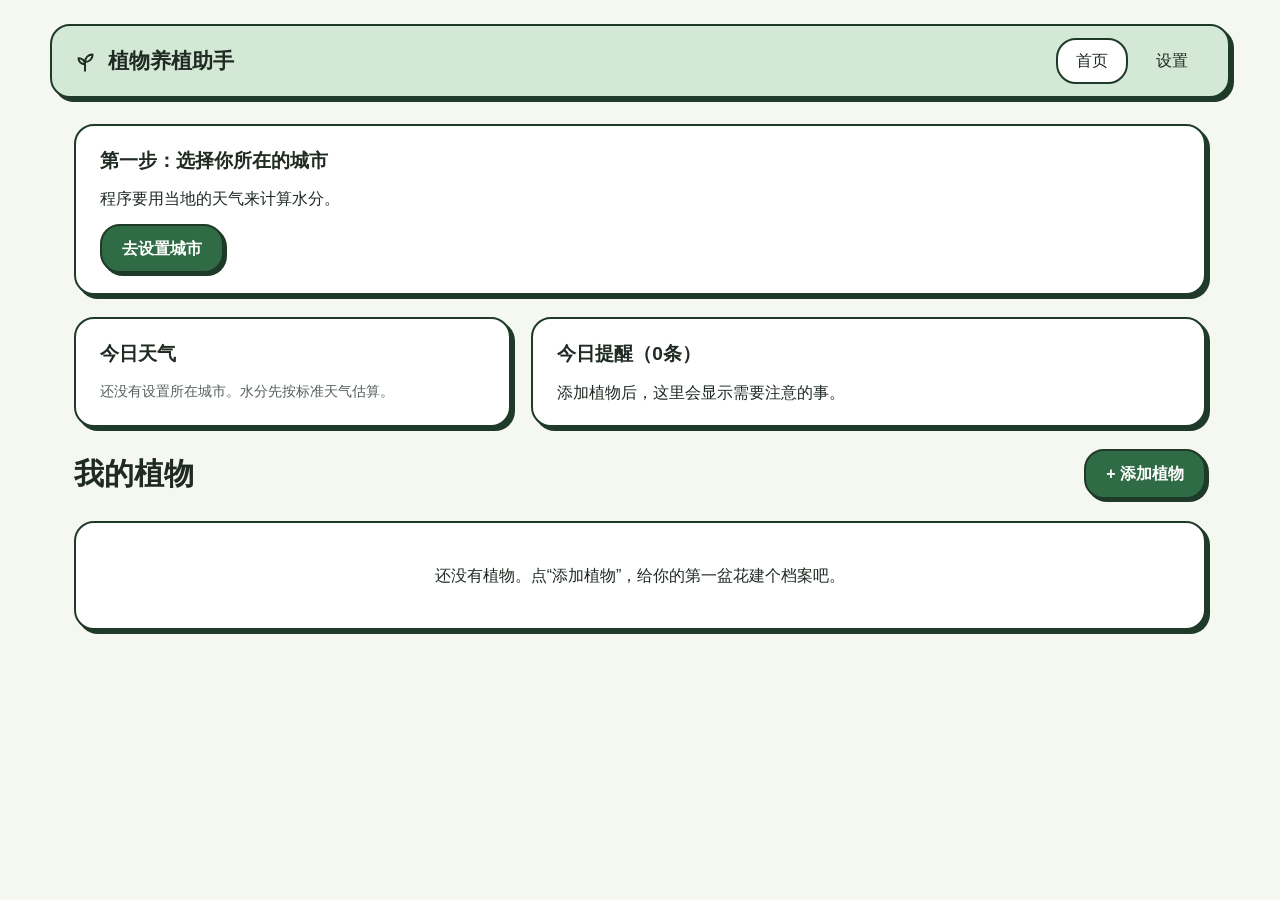
<file: index.html>
<!doctype html>
<html lang="zh-CN">
<head>
<meta charset="utf-8">
<meta name="viewport" content="width=device-width, initial-scale=1">
<title>首页 · 植物养植助手</title>
<link rel="stylesheet" href="css/style.css">
</head>
<body>
<nav id="nav"></nav>
<main>
  <div id="setup" class="card hidden"></div>
  <div class="row">
    <section class="card" id="weather" aria-label="今日天气"></section>
    <section class="card wide" id="reminders" aria-label="今日提醒"></section>
  </div>
  <div class="head-row">
    <h1>我的植物</h1>
    <a class="btn btn-primary" href="add.html">+ 添加植物</a>
  </div>
  <div class="grid" id="plants"></div>
</main>
<script src="js/config.js"></script>
<script src="js/storage.js"></script>
<script src="js/demo.js"></script>
<script src="js/weather.js"></script>
<script src="js/water.js"></script>
<script src="js/update.js"></script>
<script src="js/judge.js"></script>
<script src="js/ui.js"></script>
<script>
renderNav('home');

function renderWeather(data, info) {
  const s = data.settings;
  const w = todayWeather(data);
  const box = document.getElementById('weather');
  if (!w) {
    box.innerHTML = '<h2>今日天气</h2><p class="muted">' + esc(info.error || '暂时没有天气数据') + '。水分先按标准天气估算。</p>';
    return;
  }
  const days = data.weatherCache.days;
  const t1 = days[addDays(todayStr(), 1)], t2 = days[addDays(todayStr(), 2)];
  const city = s.demo ? '演示城市' : esc(s.city);
  box.innerHTML = '<h2>今日天气 · ' + city + '</h2>' +
    '<div class="weather-now">' + icon('sun', 48) + '<span class="temp">' + Math.round(w.tmean) + '℃</span>' +
    '<span class="muted">' + weatherDesc(w) + '<br>湿度 ' + Math.round(w.hum) + '%</span></div>' +
    (t1 ? '<span class="pill">明天 ' + Math.round(t1.tmin) + '–' + Math.round(t1.tmax) + '℃ ' + weatherDesc(t1) + '</span>' : '') +
    (t2 ? '<span class="pill">后天 ' + Math.round(t2.tmin) + '–' + Math.round(t2.tmax) + '℃ ' + weatherDesc(t2) + '</span>' : '');
}

function renderReminders(data, info) {
  const p = getParams(data);
  const days = data.weatherCache ? data.weatherCache.days : null;
  const items = [];
  data.plants.forEach(pl => {
    judgePlant(pl, recentObs(pl), p, days).forEach(a => {
      if (a.level !== 'ok') items.push({ a: a, pl: pl });
    });
  });
  items.sort((x, y) => LEVEL_ORDER[x.a.level] - LEVEL_ORDER[y.a.level]);
  let note = '';
  if (info.days > 0) note = '已根据过去' + info.days + '天的天气更新水分' + (info.missing ? '（部分天气数据缺失，结果为估计）' : '');
  else if (data.plants.length) note = '今天的水分已经是最新的';
  document.getElementById('reminders').innerHTML = '<h2>今日提醒（' + items.length + '条）</h2>' +
    (items.length ? items.map(x => '<a class="reminder level-' + x.a.level + '" href="detail.html?id=' + x.pl.id + '"><b>' + esc(x.pl.name) + '</b><span>' + esc(x.a.title) + '</span></a>').join('')
      : '<p>' + (data.plants.length ? '今天所有植物都很好。' : '添加植物后，这里会显示需要注意的事。') + '</p>') +
    (note ? '<p class="muted" style="margin-top:10px">' + note + '</p>' : '');
}

function renderPlants(data) {
  const p = getParams(data);
  const days = data.weatherCache ? data.weatherCache.days : null;
  const w = days ? days[todayStr()] : null;
  const box = document.getElementById('plants');
  if (!data.plants.length) {
    box.innerHTML = '<div class="card empty" style="grid-column:1/-1"><p>还没有植物。点“添加植物”，给你的第一盆花建个档案吧。</p></div>';
    return;
  }
  box.innerHTML = data.plants.map(pl => {
    const st = waterStatus(pl, p);
    return '<article class="card plant-card">' +
      '<a class="btn icon-btn" href="diagnose.html?id=' + pl.id + '" aria-label="给' + esc(pl.name) + '拍照诊断">' + icon('camera', 22) + '</a>' +
      '<a class="title" href="detail.html?id=' + pl.id + '">' + avatarHtml(pl, 52) +
      '<span><h3>' + esc(pl.name) + '</h3><span class="muted">' + esc(plantDesc(pl, p)) + '</span></span></a>' +
      (isHydro(pl, p)
        ? '<div class="bottom-line"><span>水培</span><b>' + (daysSinceChange(pl) === 0 ? '今天换过水' : daysSinceChange(pl) + '天前换水') + '</b></div>'
        : '<div class="bottom-line"><span>水分</span><b>' + Math.round(pl.balance) + '%</b></div>' + waterBar(pl, p)) +
      '<div class="bottom-line">' + statusChip(st) + '<span class="muted">' + nextText(pl, w, p) + '</span></div></article>';
  }).join('');
}

(async function () {
  const data = loadData();
  if (!data.settings.demo && data.settings.lat == null) {
    const s = document.getElementById('setup');
    s.classList.remove('hidden');
    s.innerHTML = '<h2>第一步：选择你所在的城市</h2><p>程序要用当地的天气来计算水分。</p><p style="margin-top:12px"><a class="btn btn-primary" href="settings.html">去设置城市</a></p>';
  }
  renderPlants(data);
  document.getElementById('weather').innerHTML = '<h2>今日天气</h2><p class="muted">正在获取天气…</p>';
  document.getElementById('reminders').innerHTML = '<h2>今日提醒</h2><p class="muted">正在更新水分…</p>';
  const info = await updateAll(data);
  renderWeather(data, info);
  renderReminders(data, info);
  renderPlants(data);
})();
</script>
</body>
</html>
</file>
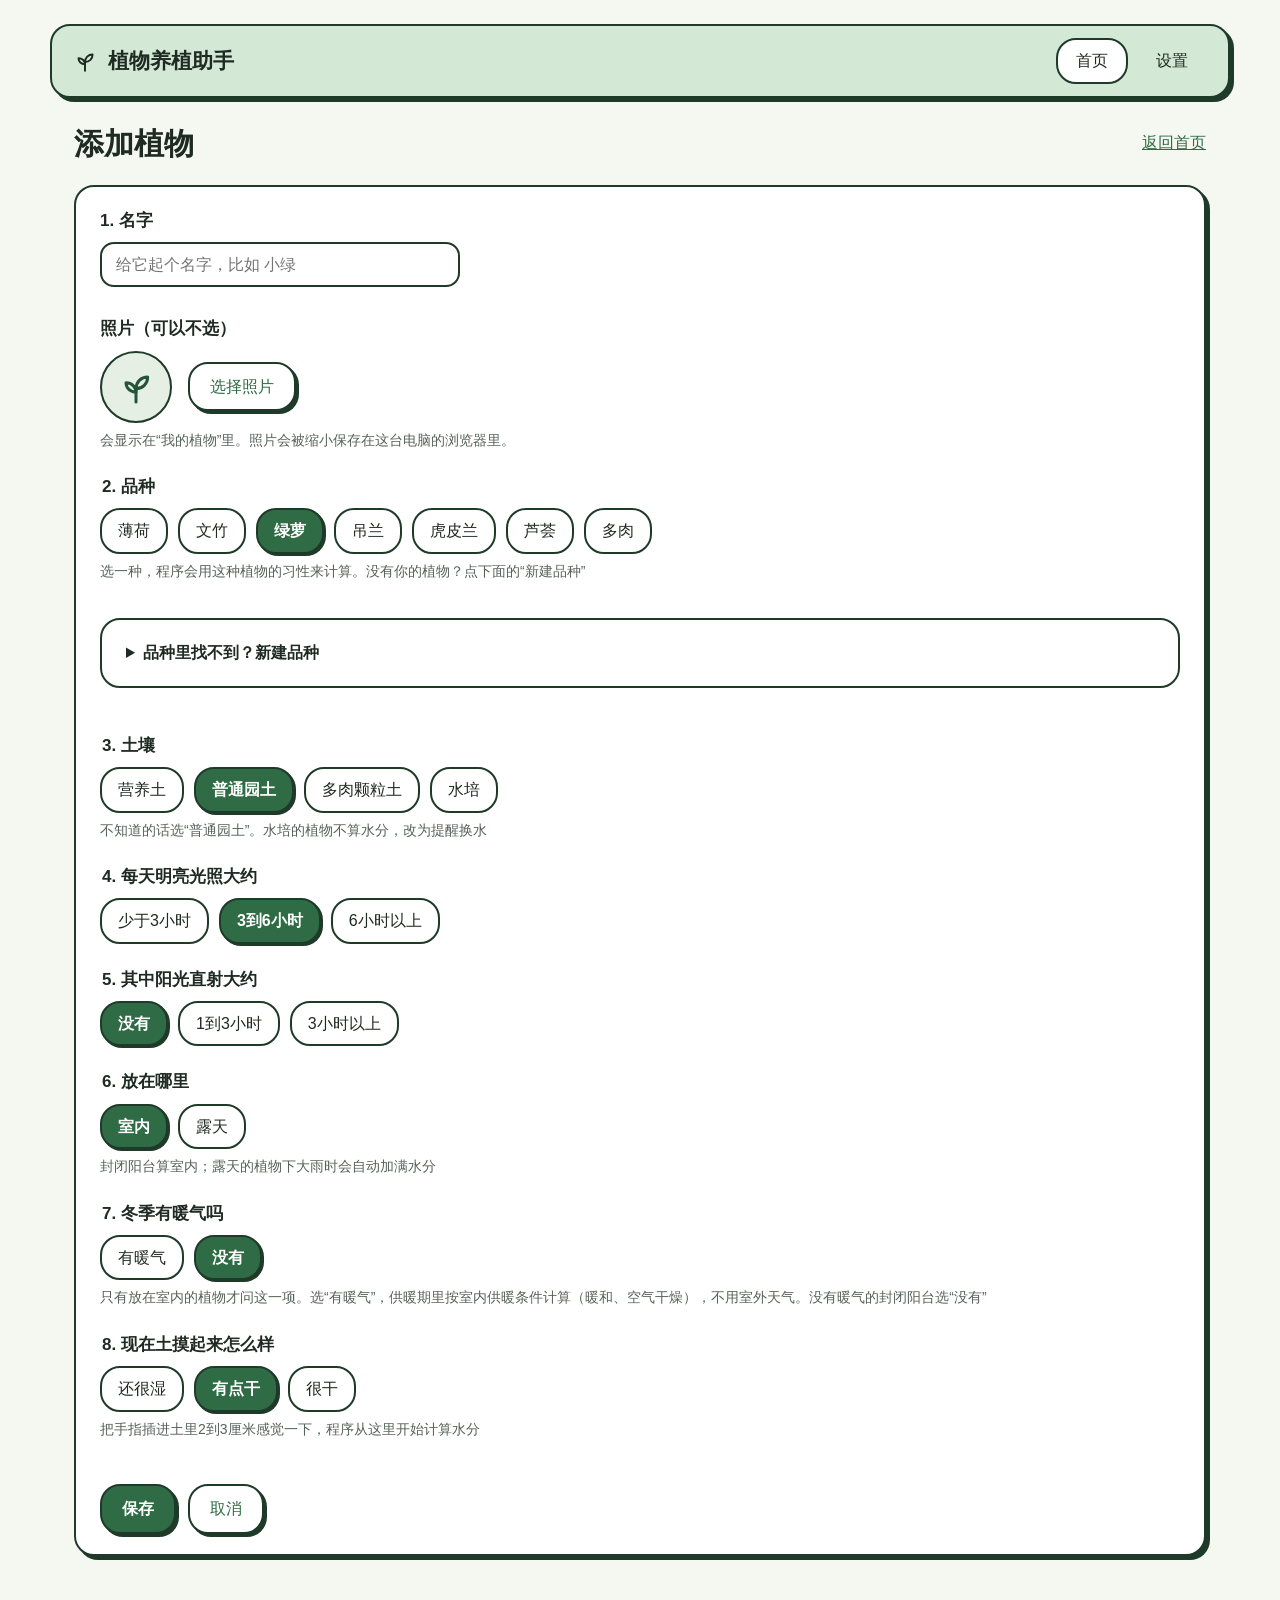
<file: add.html>
<!doctype html>
<html lang="zh-CN">
<head>
<meta charset="utf-8">
<meta name="viewport" content="width=device-width, initial-scale=1">
<title>添加植物 · 植物养植助手</title>
<link rel="stylesheet" href="css/style.css">
</head>
<body>
<nav id="nav"></nav>
<main>
  <div class="head-row"><h1 id="title">添加植物</h1><a href="index.html">返回首页</a></div>
  <form class="card form" id="form" novalidate>
    <div>
      <label class="field" for="name">1. 名字</label>
      <input type="text" id="name" maxlength="12" placeholder="给它起个名字，比如 小绿" style="width:360px">
      <p class="tip" id="name-err" role="alert"></p>
    </div>
    <div>
      <span class="field" style="font-weight:700;font-size:17px;display:block;margin-bottom:8px">照片（可以不选）</span>
      <div class="photo-pick"><span id="pic"></span>
        <label class="btn" for="photo">选择照片</label><input type="file" id="photo" accept="image/*" class="hidden">
        <button type="button" class="btn hidden" id="rm-photo">去掉照片</button></div>
      <p class="tip">会显示在“我的植物”里。照片会被缩小保存在这台电脑的浏览器里。</p>
    </div>
    <div id="groups-a"></div>
    <details id="quick" class="card" style="box-shadow:none;margin:-8px 0 22px">
      <summary style="cursor:pointer;font-weight:700">品种里找不到？新建品种</summary>
      <div style="margin-top:12px"><div id="q-form"></div>
        <button type="button" class="btn btn-primary" id="q-add">新建并选中这个品种</button> <span class="tip" id="q-msg" role="status"></span></div>
    </details>
    <div id="groups-b"></div>
    <div class="btn-row"><button type="submit" class="btn btn-primary">保存</button><a class="btn" href="index.html">取消</a></div>
  </form>
</main>
<script src="js/config.js"></script>
<script src="js/storage.js"></script>
<script src="js/water.js"></script>
<script src="js/demo.js"></script>
<script src="js/weather.js"></script>
<script src="js/vision.js"></script>
<script src="js/ui.js"></script>
<script>
renderNav('home');
const data = loadData();
const p = getParams(data);
const editing = getQuery('id') ? findPlant(data, getQuery('id')) : null;

const plantOpts = {};
for (const k in p.plants) plantOpts[k] = p.plants[k].name;
const soilOpts = {};
for (const k in p.soils) soilOpts[k] = p.soils[k].name;

const groups = [
  { key: 'species', title: '2. 品种', opts: plantOpts, def: 'pothos', tip: '选一种，程序会用这种植物的习性来计算。没有你的植物？点下面的“新建品种”' },
  { key: 'soil', title: '3. 土壤', opts: soilOpts, def: 'garden', tip: '不知道的话选“普通园土”。水培的植物不算水分，改为提醒换水' },
  { key: 'bright', title: '4. 每天明亮光照大约', opts: BRIGHT_OPTIONS, def: 'mid', tip: '' },
  { key: 'sun', title: '5. 其中阳光直射大约', opts: SUN_OPTIONS, def: 'none', tip: '' },
  { key: 'env', title: '6. 放在哪里', opts: ENV_OPTIONS, def: 'indoor', tip: '封闭阳台算室内；露天的植物下大雨时会自动加满水分' },
  { key: 'heating', title: '7. 冬季有暖气吗', opts: HEAT_OPTIONS, def: NORTH_PROVINCES.indexOf(data.settings.province) >= 0 ? 'yes' : 'no', tip: '只有放在室内的植物才问这一项。选“有暖气”，供暖期里按室内供暖条件计算（暖和、空气干燥），不用室外天气。没有暖气的封闭阳台选“没有”' }
];
if (!editing) groups.push({ key: 'feel', title: '8. 现在土摸起来怎么样', opts: { wet: '还很湿', some: '有点干', dry: '很干' }, def: 'some', tip: '把手指插进土里2到3厘米感觉一下，程序从这里开始计算水分' });

function renderGroups(sel) {
  const keep = {};
  groups.forEach(g => { const c = document.querySelector('input[name="' + g.key + '"]:checked'); if (c) keep[g.key] = c.value; });
  if (sel) keep.species = sel;
  const html = groups.map(g => {
  const cur = keep[g.key] || (editing && editing[g.key] ? editing[g.key] : g.def);
  return '<fieldset id="g-' + g.key + '" style="margin-bottom:22px"><legend>' + g.title + '</legend><div class="choices">' +
    Object.keys(g.opts).map(k => '<input type="radio" name="' + g.key + '" id="' + g.key + '-' + k + '" value="' + k + '"' + (k === cur ? ' checked' : '') + '>' +
      '<label for="' + g.key + '-' + k + '">' + esc(g.opts[k]) + '</label>').join('') +
    '</div>' + (g.tip ? '<p class="tip">' + g.tip + '</p>' : '') + '</fieldset>';
});
  document.getElementById('groups-a').innerHTML = html[0];
  document.getElementById('groups-b').innerHTML = html.slice(1).join('');
  groups.forEach(g => {
    if (!document.querySelector('input[name="' + g.key + '"]:checked')) document.querySelector('input[name="' + g.key + '"]').checked = true;
  });
  document.querySelectorAll('input[name="soil"]').forEach(r => r.addEventListener('change', toggleFeel));
  document.querySelectorAll('input[name="env"]').forEach(r => r.addEventListener('change', toggleHeat));
  toggleFeel();
  toggleHeat();
}
renderGroups();

// 照片
let photo = editing ? editing.photo || '' : '';
function showPic() {
  document.getElementById('pic').innerHTML = avatarHtml({ photo: photo }, 72);
  document.getElementById('rm-photo').classList.toggle('hidden', !photo);
}
showPic();
document.getElementById('photo').addEventListener('change', async e => {
  const f = e.target.files[0];
  if (!f) return;
  try { photo = await makeThumb(URL.createObjectURL(f)); showPic(); } catch (err) { toast(err.message); }
});
document.getElementById('rm-photo').addEventListener('click', () => { photo = ''; showPic(); });

// 选了水培，就不用问“土摸起来怎么样”
// 不在室内，就不问“冬季有暖气吗”
function toggleHeat() {
  document.getElementById('g-heating').classList.toggle('hidden', document.querySelector('input[name="env"]:checked').value !== 'indoor');
}
function toggleFeel() {
  const g = document.getElementById('g-feel');
  if (g) g.classList.toggle('hidden', document.querySelector('input[name="soil"]:checked').value === 'hydro');
}
// 快捷新建品种
document.getElementById('q-form').innerHTML = speciesFormHtml('q', true);
bindSpeciesAI('q', () => document.getElementById('q-name').value);
document.getElementById('q-add').onclick = () => {
  const f = readSpeciesForm('q', document.getElementById('q-name').value);
  const r = addCustomSpecies(data, f);
  if (r.error) { document.getElementById('q-msg').textContent = r.error; return; }
  Object.assign(p, getParams(data));
  plantOpts[r.id] = f.name.trim();
  renderGroups(r.id);
  document.getElementById('quick').open = false;
  toast('已新建品种“' + f.name.trim() + '”并选中');
};

if (editing) {
  document.getElementById('title').textContent = '修改植物';
  document.title = '修改植物 · ' + APP_NAME;
  document.getElementById('name').value = editing.name;
}

document.getElementById('name').addEventListener('input', () => { document.getElementById('name-err').textContent = ''; });

document.getElementById('form').addEventListener('submit', e => {
  e.preventDefault();
  const name = document.getElementById('name').value.trim();
  if (!name) {
    document.getElementById('name-err').textContent = '请先给植物起个名字';
    document.getElementById('name').focus();
    return;
  }
  const val = k => document.querySelector('input[name="' + k + '"]:checked').value;
  const fields = { name: name, species: val('species'), soil: val('soil'), bright: val('bright'), sun: val('sun'), env: val('env'), photo: photo };
  fields.heating = fields.env === 'indoor' ? val('heating') : 'no';
  const hydroNow = p.soils[fields.soil].hydro;
  let plant;
  if (editing) {
    const wasHydro = p.soils[editing.soil] && p.soils[editing.soil].hydro;
    plant = Object.assign(editing, fields);
    if (hydroNow && !wasHydro) plant.lastChange = todayStr();                       // 改成水培：从今天开始算换水
    if (!hydroNow && wasHydro) { plant.balance = p.calib.some; plant.needCalib = true; }   // 改成土培：请用户测土
    addLog(plant, 'edit', '修改了植物信息');
  } else {
    plant = Object.assign(fields, { id: data.nextId++, balance: hydroNow ? 100 : p.calib[val('feel')], lastUpdate: todayStr(), lastChange: todayStr(), logs: [], history: [] });
    addLog(plant, 'add', '添加了这盆植物');
    if (!hydroNow) addHistory(plant, todayStr(), plant.balance);
    data.plants.push(plant);
  }
  saveData(data);
  location.href = 'detail.html?id=' + plant.id;
});
</script>
</body>
</html>
</file>
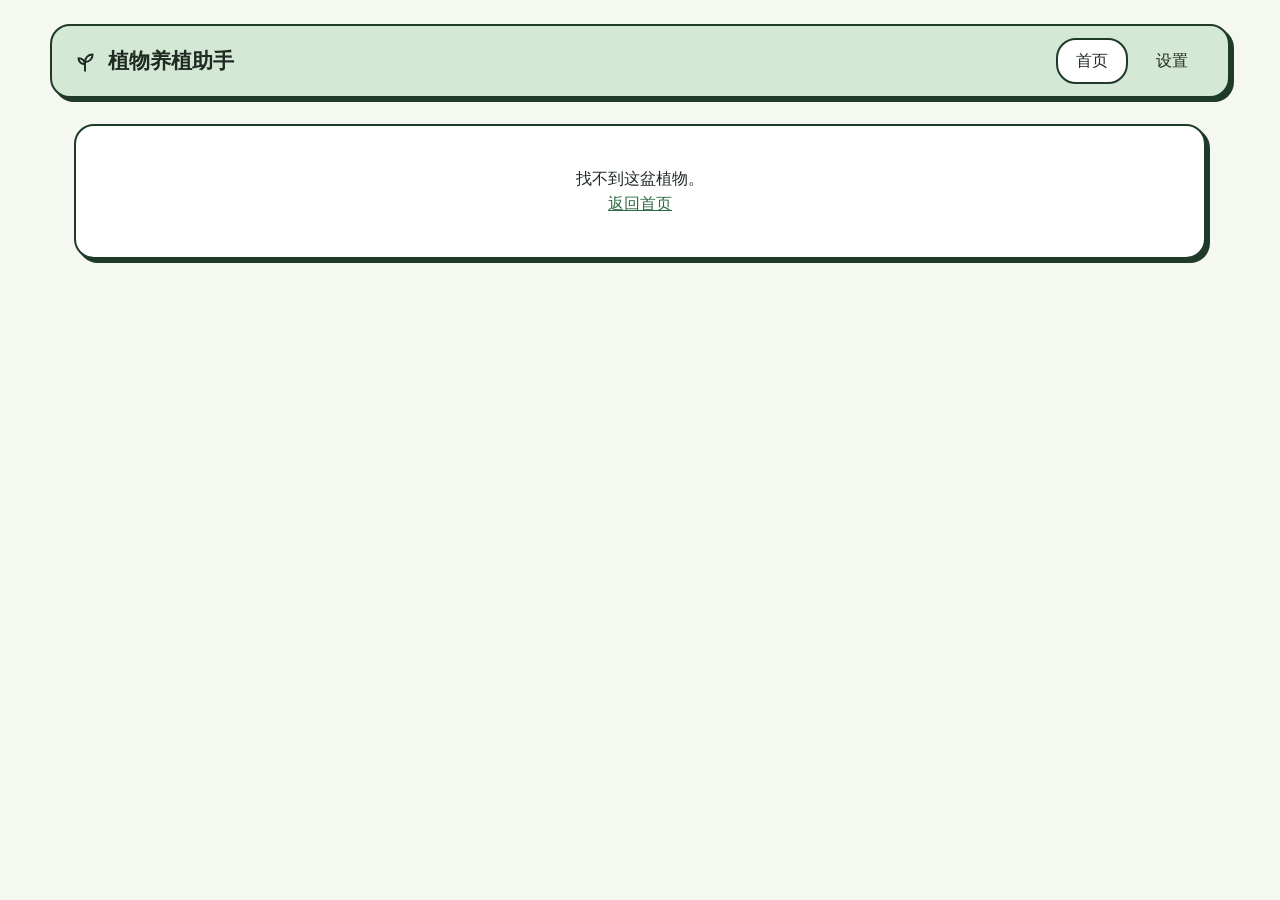
<file: detail.html>
<!doctype html>
<html lang="zh-CN">
<head>
<meta charset="utf-8">
<meta name="viewport" content="width=device-width, initial-scale=1">
<title>植物详情 · 植物养植助手</title>
<link rel="stylesheet" href="css/style.css">
</head>
<body>
<nav id="nav"></nav>
<main id="main"></main>
<script src="js/config.js"></script>
<script src="js/storage.js"></script>
<script src="js/demo.js"></script>
<script src="js/weather.js"></script>
<script src="js/water.js"></script>
<script src="js/update.js"></script>
<script src="js/judge.js"></script>
<script src="js/ui.js"></script>
<script>
renderNav('home');
let data = loadData();
const id = Number(getQuery('id'));

// 最近14天的水分变化折线图
function chartSvg(plant, line) {
  const start = addDays(todayStr(), -13);
  const pts = (plant.history || []).filter(h => h.date >= start);
  if (pts.length < 2) return '<p class="muted">记录满两天后，这里会画出水分变化。</p>';
  const X = d => 50 + daysBetween(start, d) * 48, Y = v => 200 - v * 1.6;
  const poly = pts.map(h => X(h.date) + ',' + Y(h.v)).join(' ');
  return '<svg viewBox="0 0 720 235" role="img" aria-label="最近两周水分余额折线图">' +
    '<line x1="50" y1="200" x2="700" y2="200" stroke="#56625a"/>' +
    '<line x1="50" y1="' + Y(line) + '" x2="700" y2="' + Y(line) + '" stroke="#8a4b0f" stroke-width="1.5" stroke-dasharray="6 5"/>' +
    '<text x="600" y="' + (Y(line) - 8) + '" font-size="13" fill="#8a4b0f">提醒线 ' + line + '%</text>' +
    '<text x="4" y="44" font-size="12" fill="#56625a">100%</text><text x="20" y="204" font-size="12" fill="#56625a">0%</text>' +
    '<polyline points="' + poly + '" fill="none" stroke="#2f7fb5" stroke-width="3" stroke-linejoin="round"/>' +
    pts.map(h => '<circle cx="' + X(h.date) + '" cy="' + Y(h.v) + '" r="3.5" fill="#2f7fb5"/>').join('') +
    '<text x="50" y="222" font-size="12" fill="#56625a">' + shortDate(start) + '</text><text x="664" y="222" font-size="12" fill="#56625a">今天</text></svg>';
}

function render() {
  const plant = findPlant(data, id);
  const main = document.getElementById('main');
  if (!plant) { main.innerHTML = '<div class="card empty"><p>找不到这盆植物。</p><p><a href="index.html">返回首页</a></p></div>'; return; }
  document.title = plant.name + ' · ' + APP_NAME;
  const p = getParams(data);
  const sp = p.plants[plant.species];
  if (!sp) { main.innerHTML = '<div class="card empty"><p>这盆植物的品种已被删除，请到“修改”里重新选择品种。</p><p><a href="add.html?id=' + plant.id + '">去修改</a></p></div>'; return; }
  const days = data.weatherCache ? data.weatherCache.days : null;
  const w = days ? days[todayStr()] : null;
  const obs = recentObs(plant);
  const advice = judgePlant(plant, obs, p, days);
  const st = waterStatus(plant, p);
  const hydro = isHydro(plant, p);

  main.innerHTML =
    '<div class="head-row"><div style="display:flex;align-items:center;gap:14px">' + avatarHtml(plant, 64) + '' +
    '<div><h1>' + esc(plant.name) + '</h1><p class="muted">' + esc(plantDesc(plant, p)) + '，明亮光照' + BRIGHT_OPTIONS[plant.bright] + '，直射' + SUN_OPTIONS[plant.sun] + '</p></div></div>' +
    '<div class="btn-row"><a href="add.html?id=' + plant.id + '">修改</a><a href="#" id="del">删除</a><a href="index.html">返回首页</a></div></div>' +

    '<div class="row">' + (hydro
      ? '<section class="card" aria-label="换水"><h2 style="display:flex;gap:8px;align-items:center;color:var(--water)">' + icon('drop') + '水培换水</h2>' +
        '<div class="big-num">' + daysSinceChange(plant) + '<span style="font-size:24px">天</span></div><p class="muted" style="margin-top:8px">距上次换水。建议每' + p.hydroDays + '天换一次水。</p>' +
        '<p style="margin-top:8px">' + statusChip(st) + ' <span class="muted">' + nextText(plant, w, p) + '</span></p></section>'
      : '<section class="card" aria-label="水分"><h2 style="display:flex;gap:8px;align-items:center;color:var(--water)">' + icon('drop') + '水分余额</h2>' +
        '<div class="big-num">' + Math.round(plant.balance) + '%</div><div style="margin:14px 0 8px">' + waterBar(plant, p, true) + '</div>' +
        '<p class="muted">橙色竖线是提醒线：' + sp.line + '%</p><p style="margin-top:8px">' + statusChip(st) + ' <span class="muted">' + nextText(plant, w, p) + '</span></p></section>') +
    '<section class="card wide" aria-label="现在的建议"><h2>现在的建议</h2>' + advice.map(a => adviceHtml(a, false)).join('') +
    (obs ? '<p class="muted" style="margin-top:10px">参考了' + shortDate(plant.lastDiag.date) + '的拍照诊断</p>' : '') + '</section></div>' +

    '<div class="btn-row">' + (hydro
      ? '<button class="btn btn-primary" id="b-change">' + icon('drop') + '我换水了</button><button class="btn" id="b-add">加了点水</button>'
      : '<button class="btn btn-primary" id="b-full">' + icon('drop') + '我浇透了</button><button class="btn" id="b-little">浇了一点</button>' +
        '<button class="btn" id="b-feel">' + icon('hand') + '我摸了一下土</button>') +
    '<a class="btn" href="diagnose.html?id=' + plant.id + '">' + icon('camera') + '拍照诊断</a></div>' +

    '<div class="row">' + (hydro ? '' : '<section class="card wide chart"><h2>最近两周的水分变化</h2>' + chartSvg(plant, sp.line) + '<p class="muted">每次往上跳就是一次浇水或校正</p></section>') +
    '<section class="card"><h2>记录</h2><ul class="logs">' +
    (plant.logs || []).slice(0, 12).map(l => '<li><span>' + shortDate(l.date) + '</span><span>' + esc(l.text) + '</span></li>').join('') + '</ul></section></div>';

  if (hydro) {
    document.getElementById('b-change').onclick = () => { changeWater(plant); saveData(data); toast('已记录：换水'); render(); };
    document.getElementById('b-add').onclick = () => { addWaterHydro(plant); saveData(data); toast('已记录：加了点水'); render(); };
  } else {
  document.getElementById('b-full').onclick = async () => {
    if (plant.balance >= p.fullLine) {
      const go = await dialog('土还很湿，确定要浇吗？', '<p>' + esc(plant.name) + '现在的水分是' + Math.round(plant.balance) + '%，已经超过' + p.fullLine + '%。浇水太多，根可能会烂掉。</p>',
        [{ text: '先不浇了', value: false, primary: true }, { text: '还是要浇', value: true }]);
      if (!go) return;
    }
    waterPlant(plant, 'full', p); saveData(data); toast('已记录：浇透'); render();
  };
  document.getElementById('b-little').onclick = () => { waterPlant(plant, 'little', p); saveData(data); toast('已记录：浇了一点'); render(); };
  document.getElementById('b-feel').onclick = async () => {
    const feel = await dialog('土摸起来怎么样？', '<p>把手指插进土里2到3厘米，感觉一下。选完后水分会改成' + p.calib.wet + '% / ' + p.calib.some + '% / ' + p.calib.dry + '%。</p><p class="tip">刚浇透水的话，请点“我浇透了”，不用测土。</p>',
      [{ text: '还很湿', value: 'wet' }, { text: '有点干', value: 'some' }, { text: '很干', value: 'dry' }, { text: '取消', value: null }]);
    if (!feel) return;
    calibrate(plant, feel, p); saveData(data); toast('水分已校正'); render();
  };
  }
  document.getElementById('del').onclick = async e => {
    e.preventDefault();
    const ok = await dialog('删除' + plant.name + '？', '<p>它的所有记录都会被删除，不能恢复。</p>', [{ text: '取消', value: false, primary: true }, { text: '删除', value: true }]);
    if (!ok) return;
    data.plants = data.plants.filter(x => x.id !== plant.id); saveData(data); location.href = 'index.html';
  };
}

render();
updateAll(data).then(render);
</script>
</body>
</html>
</file>
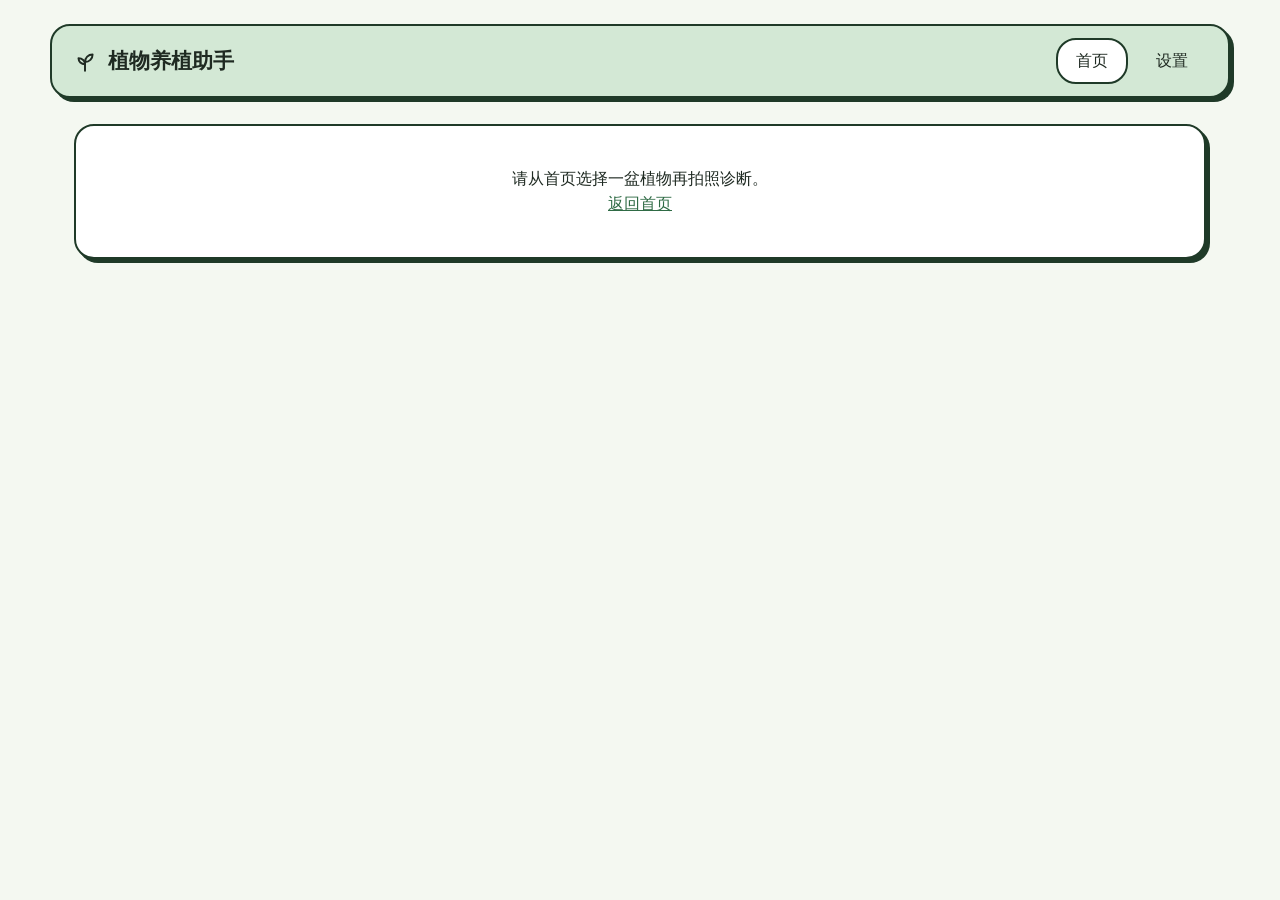
<file: diagnose.html>
<!doctype html>
<html lang="zh-CN">
<head>
<meta charset="utf-8">
<meta name="viewport" content="width=device-width, initial-scale=1">
<title>拍照诊断 · 植物养植助手</title>
<link rel="stylesheet" href="css/style.css">
</head>
<body>
<nav id="nav"></nav>
<main>
  <div class="head-row"><h1 id="title">拍照诊断</h1><a id="back" href="index.html">返回</a></div>
  <ol class="stepper" aria-label="诊断步骤">
    <li id="s1" class="now">1 拍照</li><li id="s2">2 确认观察结果</li><li id="s3">3 查看建议</li>
  </ol>

  <section id="step1" class="row">
    <div class="card"><h2>怎样拍得好</h2><ol class="steps" style="padding-left:22px;margin:0;line-height:2">
      <li>白天，在自然光下拍</li><li>拍下整盆植物</li><li>要能看到土的表面</li><li>一次只拍一盆</li></ol>
      <div id="demo-box" class="hidden" style="margin-top:16px"><label class="field" for="scene">演示场景</label><select id="scene"></select>
      <p class="tip">演示模式不联网，按选择的场景给出识别结果。可以不传照片，直接用示意图。</p></div>
    </div>
    <div class="wide" style="display:flex;flex-direction:column;gap:14px">
      <label class="upload" for="file" id="upload">
        <span id="up-icon"></span><span id="up-text" style="font-size:20px">点这里拍照，或者选择一张照片</span>
      </label>
      <input type="file" id="file" accept="image/*" class="hidden">
      <p class="tip" id="err1" role="alert"></p>
      <div class="btn-row"><button class="btn btn-primary" id="go" disabled>开始识别</button></div>
    </div>
  </section>

  <section id="step2" class="row hidden">
    <div class="card" style="text-align:center"><img id="photo2" class="photo" alt="刚拍的植物照片">
      <p style="margin-top:12px"><button class="btn" id="retake">重新拍照</button></p></div>
    <div class="card wide"><h2>AI 看到的结果</h2>
      <p class="muted">选中的是 AI 的判断。如果你觉得不对，点别的选项改过来。</p>
      <p class="tip" id="fixed-note"></p>
      <div id="obs"></div>
      <div class="btn-row" style="margin-top:16px"><button class="btn btn-primary" id="confirm">确认，看建议</button></div>
    </div>
  </section>

  <section id="step3" class="hidden" style="display:flex;flex-direction:column;gap:20px">
    <div class="card" id="result"></div>
    <div class="row">
      <div class="card"><h2>为什么这样判断</h2><div id="why"></div></div>
      <div class="card"><h2>其他检查</h2><div id="others"></div></div>
    </div>
    <div class="btn-row"><button class="btn btn-primary" id="save">保存到记录</button><button class="btn" id="again">再拍一张</button><button class="btn" id="set-photo">设为植物照片</button></div>
  </section>
</main>
<script src="js/config.js"></script>
<script src="js/storage.js"></script>
<script src="js/demo.js"></script>
<script src="js/weather.js"></script>
<script src="js/water.js"></script>
<script src="js/update.js"></script>
<script src="js/judge.js"></script>
<script src="js/vision.js"></script>
<script src="js/ui.js"></script>
<script>
renderNav('home');
let data = loadData();
const plant = findPlant(data, getQuery('id'));
const $ = id => document.getElementById(id);
let hydro = false, photo = null, userPhoto = false, aiObs = null, finalObs = null, advice = null;

if (!plant) {
  document.querySelector('main').innerHTML = '<div class="card empty"><p>请从首页选择一盆植物再拍照诊断。</p><p><a href="index.html">返回首页</a></p></div>';
} else {
  const p0 = getParams(data);
  hydro = isHydro(plant, p0);
  $('title').textContent = '拍照诊断 · ' + plant.name + '（' + p0.plants[plant.species].name + '）';
  $('back').href = 'detail.html?id=' + plant.id;
  $('back').textContent = '返回' + plant.name;
  $('up-icon').innerHTML = icon('camera', 64);
  if (data.settings.demo) {
    $('demo-box').classList.remove('hidden');
    $('scene').innerHTML = Object.keys(DEMO_SCENES).map(k => '<option value="' + k + '">' + DEMO_SCENES[k].name + '</option>').join('');
    $('go').disabled = false;
  }
  updateAll(data);
}

function showStep(n) {
  [1, 2, 3].forEach(i => {
    $('step' + i).classList.toggle('hidden', i !== n);
    $('s' + i).classList.toggle('now', i === n);
  });
  window.scrollTo(0, 0);
}

$('file').addEventListener('change', async e => {
  const f = e.target.files[0];
  if (!f) return;
  try {
    photo = await compressImage(f);
    userPhoto = true;
    $('upload').innerHTML = '<img src="' + photo + '" alt="选好的照片"><span class="muted">点图片可以换一张</span>';
    $('go').disabled = false;
    $('err1').textContent = '';
  } catch (err) { $('err1').textContent = err.message; }
});

$('go').addEventListener('click', async () => {
  const btn = $('go');
  btn.disabled = true; btn.textContent = 'AI 正在看…';
  $('err1').textContent = '';
  try {
    let result;
    if (data.settings.demo) {
      const scene = $('scene').value;
      if (!userPhoto) photo = demoPicture(scene);
      result = { obs: await demoVision(scene), fixed: [] };
      if (hydro) result.obs.soil = '看不清';
    } else {
      result = await analyzePhoto(photo, getParams(data).plants[plant.species].name, data.settings, hydro);
    }
    aiObs = result.obs;
    $('fixed-note').textContent = result.fixed.length ? '有' + result.fixed.length + '项 AI 没有按要求回答，已改为“看不清”：' + result.fixed.join('、') : '';
    renderObs();
    $('photo2').src = photo;
    showStep(2);
  } catch (err) {
    $('err1').textContent = err.message;
  }
  btn.disabled = false; btn.textContent = '开始识别';
});

function renderObs() {
  $('obs').innerHTML = obsItems(hydro).map(it => '<fieldset class="obs-row"><legend class="name" style="float:left;margin:0">' + it.name + '</legend><div class="choices">' +
    it.opts.map((o, i) => '<input type="radio" name="o-' + it.key + '" id="o-' + it.key + i + '" value="' + o + '"' + (aiObs[it.key] === o ? ' checked' : '') + '>' +
      '<label for="o-' + it.key + i + '">' + o + '</label>').join('') + '</div></fieldset>').join('');
}

$('retake').addEventListener('click', () => showStep(1));
$('again').addEventListener('click', () => showStep(1));

$('confirm').addEventListener('click', () => {
  finalObs = { soil: '看不清' };
  obsItems(hydro).forEach(it => { finalObs[it.key] = document.querySelector('input[name="o-' + it.key + '"]:checked').value; });
  data = loadData();
  const pl = findPlant(data, plant.id);
  const p = getParams(data);
  const days = data.weatherCache ? data.weatherCache.days : null;
  advice = judgePlant(pl, finalObs, p, days);
  const main = advice[0];
  $('result').className = 'card';
  $('result').innerHTML = '<p class="muted">诊断结论</p>' + adviceHtml(main, false);
  const lv = waterStatus(pl, p);
  const symText = symptomOf(finalObs) === 'sick' ? '叶子有点蔫或发黄' : (symptomOf(finalObs) === 'none' ? '叶子看起来正常' : '叶子看不清');
  $('why').innerHTML = finalObs.quality !== '清晰' ? '<p>照片质量不好，没法判断。</p>' :
    '<div class="why"><span class="chip-status st-' + lv.code + '">水分 ' + Math.round(pl.balance) + '%（' + lv.text + '）</span><span>+</span><span class="chip-status st-ok">' + symText + '</span>' +
    (finalObs.soil === '干' || finalObs.soil === '很干' ? '<span>+</span><span class="chip-status st-low">土表' + finalObs.soil + '（已确认）</span>' : '') + '</div>' +
    '<p style="margin-top:10px">' + esc(main.detail) + '</p><p class="rule muted" style="margin-top:8px">用到的规则：' + esc(main.rule) + '</p>';
  const rest = advice.slice(1);
  $('others').innerHTML = rest.length ? rest.map(a => adviceHtml(a, true)).join('') : '<p>没有发现病虫害、光照和温度方面的问题。</p>';
  showStep(3);
});

$('set-photo').addEventListener('click', async () => {
  data = loadData();
  const pl = findPlant(data, plant.id);
  pl.photo = await makeThumb(photo);
  saveData(data);
  toast('已设为' + pl.name + '的照片');
});

$('save').addEventListener('click', () => {
  data = loadData();
  const pl = findPlant(data, plant.id);
  const changed = OBS_ITEMS.filter(it => aiObs[it.key] !== finalObs[it.key]).length;
  const brief = '叶片' + finalObs.leaf + '，萎蔫' + finalObs.wilt;
  pl.lastDiag = { date: todayStr(), obs: finalObs, aiObs: aiObs, title: advice[0].title };
  addLog(pl, 'diag', '拍照诊断：' + brief + ' → ' + advice[0].title + (changed ? '（改了' + changed + '项AI结果）' : ''));
  saveData(data);
  toast('已保存到记录');
  setTimeout(() => { location.href = 'detail.html?id=' + pl.id; }, 600);
});
</script>
</body>
</html>
</file>
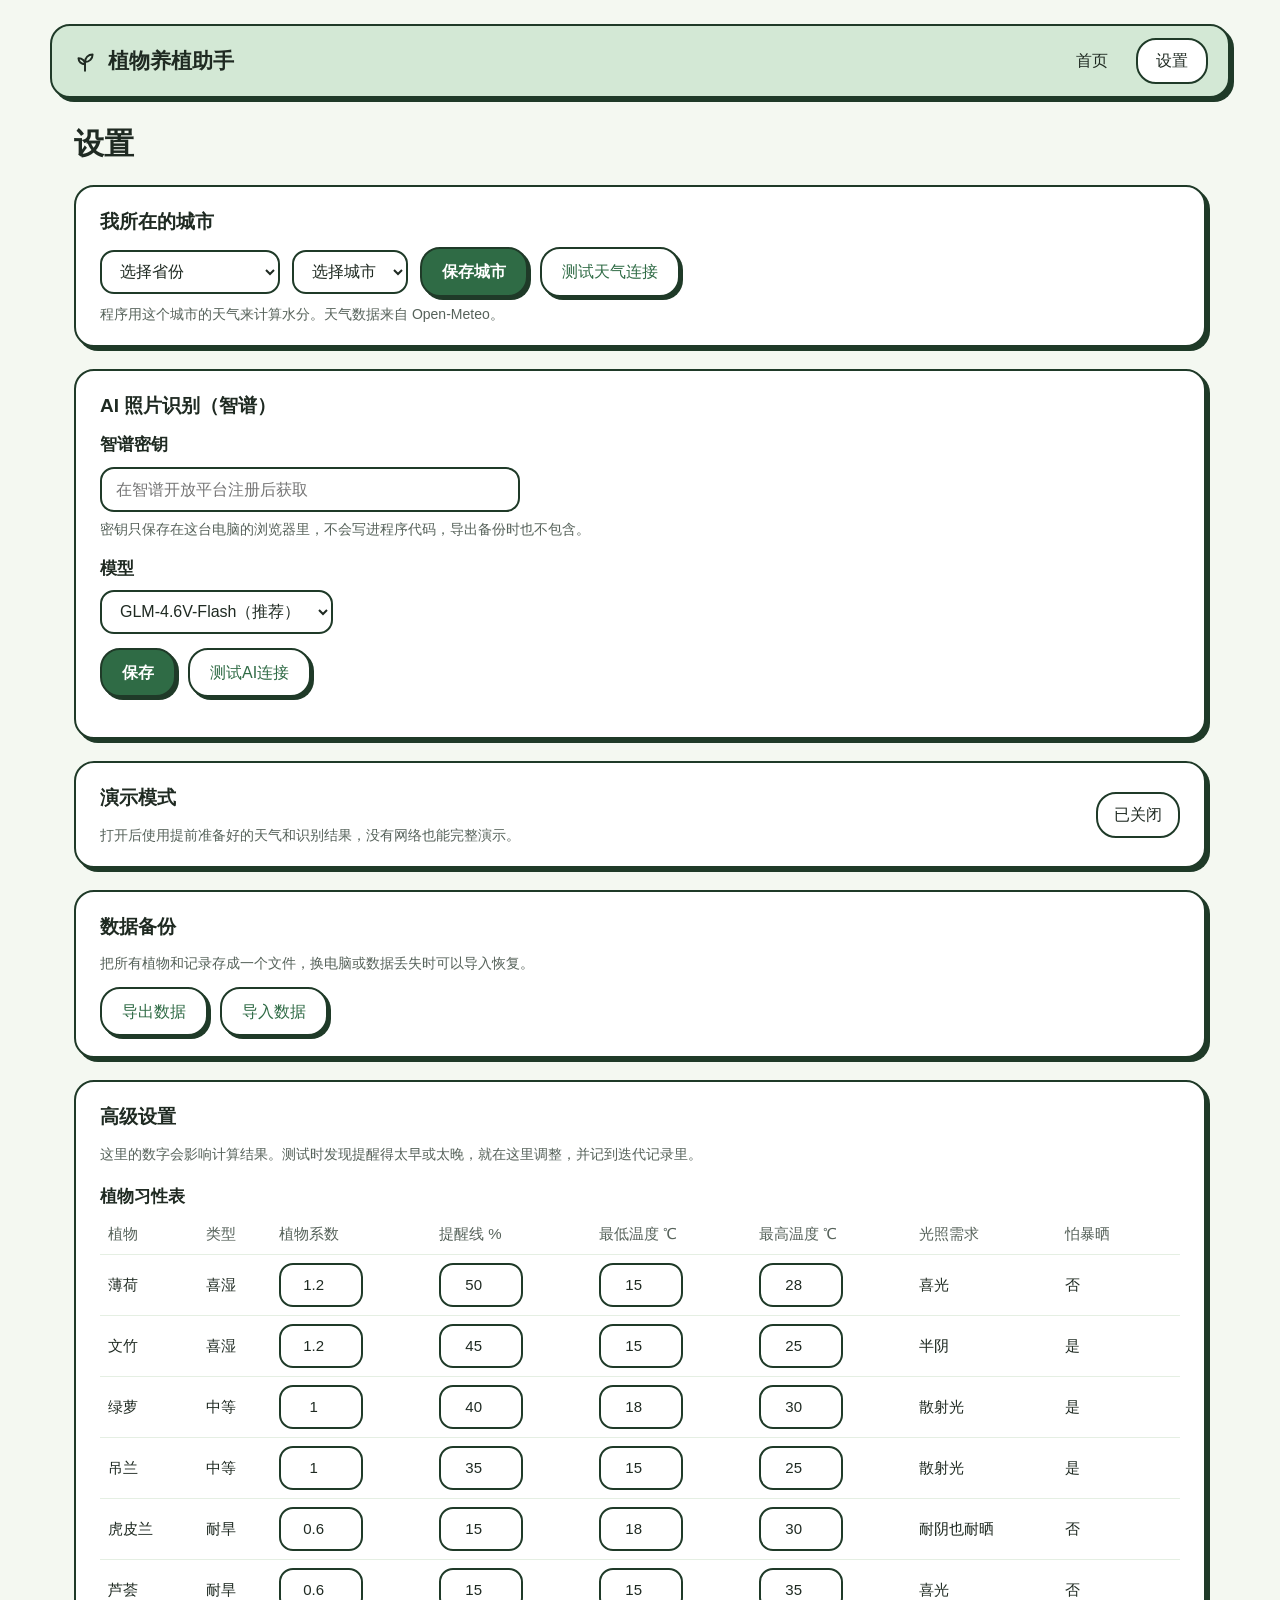
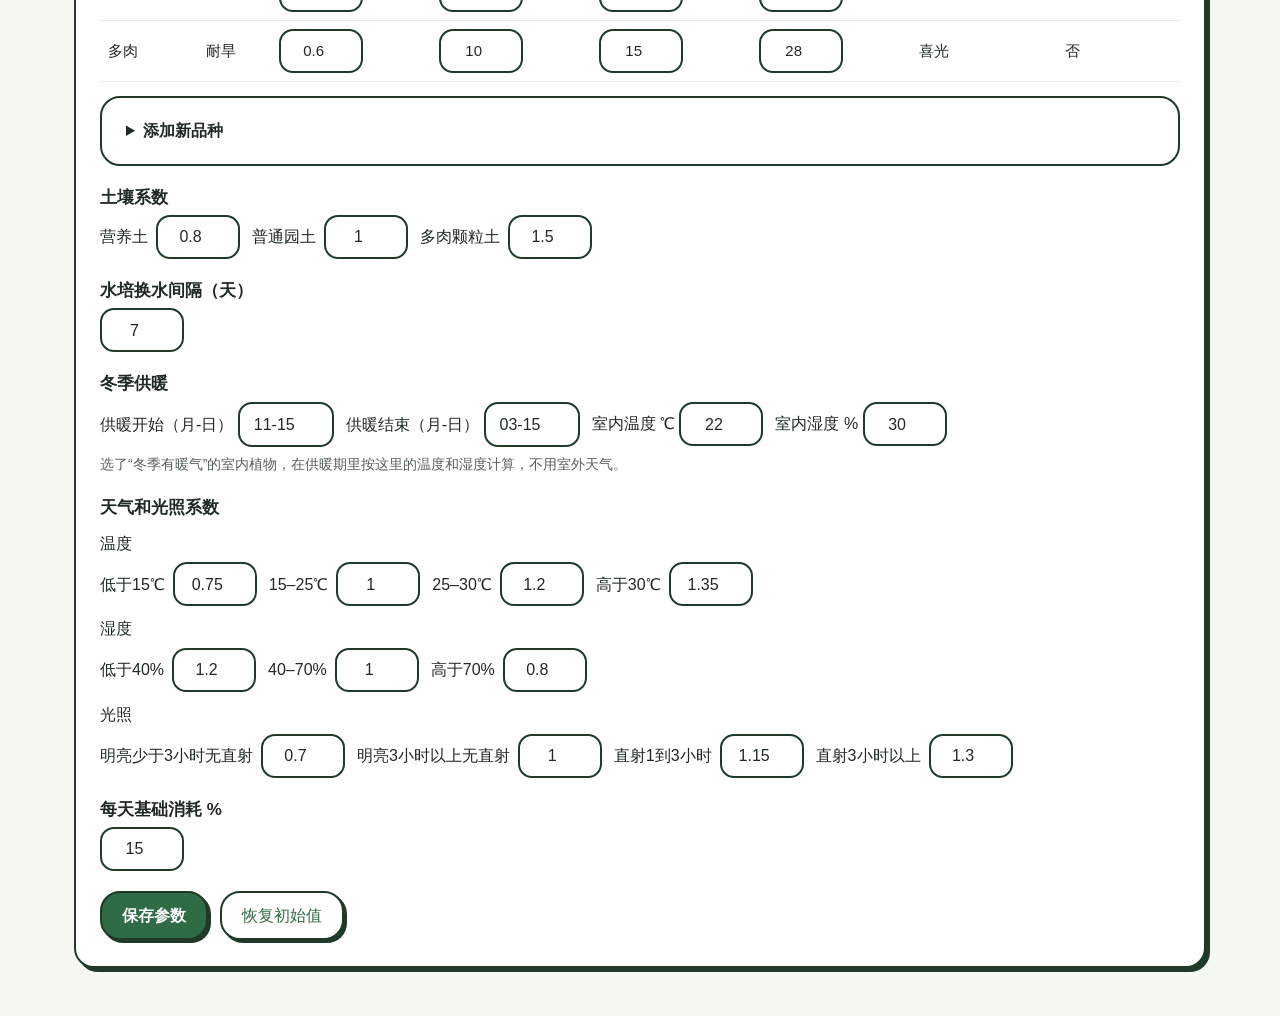
<file: settings.html>
<!doctype html>
<html lang="zh-CN">
<head>
<meta charset="utf-8">
<meta name="viewport" content="width=device-width, initial-scale=1">
<title>设置 · 植物养植助手</title>
<link rel="stylesheet" href="css/style.css">
</head>
<body>
<nav id="nav"></nav>
<main>
  <h1>设置</h1>

  <section class="card" aria-labelledby="h-city">
    <h2 id="h-city">我所在的城市</h2>
    <div class="btn-row" style="align-items:center">
      <select id="prov" aria-label="省份"></select>
      <select id="city" aria-label="城市"></select>
      <button class="btn btn-primary" id="save-city">保存城市</button>
      <button class="btn" id="test-weather">测试天气连接</button>
    </div>
    <p class="tip" id="city-msg" role="status">程序用这个城市的天气来计算水分。天气数据来自 Open-Meteo。</p>
  </section>

  <section class="card" aria-labelledby="h-ai">
    <h2 id="h-ai">AI 照片识别（智谱）</h2>
    <div class="form" style="gap:14px">
      <div><label class="field" for="key">智谱密钥</label>
        <input type="password" id="key" style="width:420px" placeholder="在智谱开放平台注册后获取" autocomplete="off">
        <p class="tip">密钥只保存在这台电脑的浏览器里，不会写进程序代码，导出备份时也不包含。</p></div>
      <div><label class="field" for="model">模型</label><select id="model"></select></div>
      <div class="btn-row"><button class="btn btn-primary" id="save-key">保存</button><button class="btn" id="test-ai">测试AI连接</button></div>
      <p class="tip" id="ai-msg" role="status"></p>
    </div>
  </section>

  <section class="card head-row" aria-labelledby="h-demo">
    <div><h2 id="h-demo">演示模式</h2><p class="muted">打开后使用提前准备好的天气和识别结果，没有网络也能完整演示。</p></div>
    <div class="choices"><input type="checkbox" id="demo"><label for="demo" id="demo-label">已关闭</label></div>
  </section>

  <section class="card" aria-labelledby="h-backup">
    <h2 id="h-backup">数据备份</h2>
    <p class="muted">把所有植物和记录存成一个文件，换电脑或数据丢失时可以导入恢复。</p>
    <div class="btn-row" style="margin-top:12px"><button class="btn" id="export">导出数据</button>
      <label class="btn" for="import-file">导入数据</label><input type="file" id="import-file" accept=".json,application/json" class="hidden"></div>
  </section>

  <section class="card" id="advanced" aria-labelledby="h-adv">
    <h2 id="h-adv">高级设置</h2>
    <p class="muted">这里的数字会影响计算结果。测试时发现提醒得太早或太晚，就在这里调整，并记到迭代记录里。</p>
    <h3 style="margin-top:18px">植物习性表</h3>
    <div class="table-wrap"><table><thead><tr><th>植物</th><th>类型</th><th>植物系数</th><th>提醒线 %</th><th>最低温度 ℃</th><th>最高温度 ℃</th><th>光照需求</th><th>怕暴晒</th><th></th></tr></thead>
      <tbody id="t-plants"></tbody></table></div>
    <details class="card" style="margin-top:14px;box-shadow:none"><summary style="cursor:pointer;font-weight:700">添加新品种</summary>
      <div class="form" style="gap:10px;margin-top:14px">
        <div id="n-form"></div>
        <div><button class="btn btn-primary" id="n-add">添加这个品种</button> <span class="tip" id="n-msg" role="status"></span></div>
      </div>
    </details>
    <h3 style="margin-top:18px">土壤系数</h3><div class="btn-row" id="t-soils"></div>
    <h3 style="margin-top:18px">水培换水间隔（天）</h3><input type="number" id="hydro-days" aria-label="水培换水间隔">
    <h3 style="margin-top:18px">冬季供暖</h3>
    <div class="btn-row" style="align-items:center">
      <label>供暖开始（月-日） <input type="text" id="heat-start" style="width:96px" placeholder="11-15"></label>
      <label>供暖结束（月-日） <input type="text" id="heat-end" style="width:96px" placeholder="03-15"></label>
      <label>室内温度 ℃ <input type="number" id="heat-temp"></label>
      <label>室内湿度 % <input type="number" id="heat-hum"></label>
    </div>
    <p class="tip">选了“冬季有暖气”的室内植物，在供暖期里按这里的温度和湿度计算，不用室外天气。</p>
    <h3 style="margin-top:18px">天气和光照系数</h3><div id="t-k"></div>
    <h3 style="margin-top:18px">每天基础消耗 %</h3><input type="number" step="0.5" id="base" aria-label="每天基础消耗">
    <div class="btn-row" style="margin-top:20px"><button class="btn btn-primary" id="save-adv">保存参数</button><button class="btn" id="reset-adv">恢复初始值</button></div>
    <p class="tip" id="adv-msg" role="status"></p>
  </section>
</main>
<script src="js/config.js"></script>
<script src="js/storage.js"></script>
<script src="js/demo.js"></script>
<script src="js/weather.js"></script>
<script src="js/cities.js"></script>
<script src="js/vision.js"></script>
<script src="js/ui.js"></script>
<script>
renderNav('settings');
const $ = id => document.getElementById(id);
let data = loadData();

// ---------- 城市 ----------
$('prov').innerHTML = '<option value="">选择省份</option>' + Object.keys(CITIES).map(p => '<option>' + p + '</option>').join('');
function fillCities() {
  const list = CITIES[$('prov').value] || [];
  $('city').innerHTML = '<option value="">选择城市</option>' + list.map(c => '<option>' + c + '</option>').join('');
}
$('prov').onchange = fillCities;
$('prov').value = data.settings.province || '';
fillCities();
$('city').value = data.settings.city || '';
if (data.settings.city) $('city-msg').textContent = '当前城市：' + data.settings.province + ' ' + data.settings.city;

$('save-city').onclick = async () => {
  const prov = $('prov').value, city = $('city').value;
  if (!prov || !city) { $('city-msg').textContent = '请先选择省份和城市。'; return; }
  $('city-msg').textContent = '正在查找' + city + '的位置…';
  data = loadData();
  let note = '';
  try {
    const pos = await geocodeCity(prov, city);
    data.settings.lat = pos.lat; data.settings.lon = pos.lon;
  } catch (e) {
    const c = CAPITAL_COORDS[prov];
    data.settings.lat = c[0]; data.settings.lon = c[1];
    note = '（没能查到准确位置，暂时使用省会的位置）';
  }
  data.settings.province = prov; data.settings.city = city;
  data.weatherCache = null;
  saveData(data);
  $('city-msg').textContent = '已保存：' + prov + ' ' + city + note;
};

$('test-weather').onclick = async () => {
  data = loadData();
  if (data.settings.lat == null) { $('city-msg').textContent = '请先保存城市。'; return; }
  $('city-msg').textContent = '正在连接天气服务…';
  try {
    const days = await fetchWeather(data.settings.lat, data.settings.lon, 2);
    const w = days[todayStr()];
    $('city-msg').textContent = '天气连接成功：今天平均' + Math.round(w.tmean) + '℃，湿度' + Math.round(w.hum) + '%，' + weatherDesc(w) + '。';
  } catch (e) {
    $('city-msg').textContent = '天气连接失败：' + (e.name === 'AbortError' ? '连接超时' : e.message) + '。水分会先按标准天气估算。';
  }
};

// ---------- AI ----------
$('model').innerHTML = Object.keys(AI_MODELS).map(k => '<option value="' + k + '">' + AI_MODELS[k] + '</option>').join('');
$('model').value = data.settings.model;
$('key').value = data.settings.apiKey;
function saveKey() {
  data = loadData();
  data.settings.apiKey = $('key').value.trim();
  data.settings.model = $('model').value;
  saveData(data);
}
$('save-key').onclick = () => { saveKey(); $('ai-msg').textContent = '已保存。'; };
$('test-ai').onclick = async () => {
  saveKey();
  if (!data.settings.apiKey) { $('ai-msg').textContent = '请先填写密钥。'; return; }
  $('ai-msg').textContent = '正在连接智谱…';
  try {
    const ans = await testAI(data.settings.apiKey, data.settings.model);
    $('ai-msg').textContent = 'AI连接成功，回复：' + String(ans).slice(0, 30);
  } catch (e) { $('ai-msg').textContent = 'AI连接失败：' + e.message; }
};

// ---------- 演示模式 ----------
function showDemo() { $('demo').checked = !!data.settings.demo; $('demo-label').textContent = data.settings.demo ? '已打开' : '已关闭'; }
showDemo();
$('demo').onchange = () => {
  data = loadData(); data.settings.demo = $('demo').checked; data.weatherCache = null; saveData(data);
  showDemo(); renderNav('settings'); toast(data.settings.demo ? '演示模式已打开' : '演示模式已关闭');
};

// ---------- 备份 ----------
$('export').onclick = () => exportData(loadData());
$('import-file').onchange = e => {
  const f = e.target.files[0];
  if (!f) return;
  importData(f, (ok, msg) => {
    if (ok) { toast('导入成功'); setTimeout(() => location.reload(), 800); }
    else toast(msg);
  });
};

// ---------- 高级设置 ----------
function num(id, v, step) { return '<input type="number" step="' + (step || 1) + '" id="' + id + '" value="' + v + '">'; }
function renderAdv() {
  const p = getParams(loadData());
  $('t-plants').innerHTML = Object.keys(p.plants).map(k => {
    const s = p.plants[k];
    return '<tr><td>' + esc(s.name) + (s.custom ? '<br><span class="tip">自己添加' + (s.source === 'AI建议' ? ' · AI建议' : '') + '</span>' : '') + '</td><td>' + s.type + '</td><td>' + num('k-' + k, s.k, 0.05) + '</td><td>' + num('line-' + k, s.line) + '</td>' +
      '<td>' + num('tmin-' + k, s.tmin) + '</td><td>' + num('tmax-' + k, s.tmax) + '</td><td>' + s.light + '</td><td>' + (s.noSun ? '是' : '否') + '</td>' +
      '<td>' + (s.custom ? '<button class="btn" data-del="' + k + '" style="min-height:36px;padding:4px 12px">删除</button>' : '') + '</td></tr>';
  }).join('');
  document.querySelectorAll('[data-del]').forEach(b => b.onclick = () => deleteSpecies(b.dataset.del));
  $('hydro-days').value = p.hydroDays;
  $('heat-start').value = p.heatStart; $('heat-end').value = p.heatEnd;
  $('heat-temp').value = p.heatTemp; $('heat-hum').value = p.heatHum;
  $('t-soils').innerHTML = Object.keys(p.soils).filter(k => !p.soils[k].hydro).map(k => '<label style="display:flex;gap:8px;align-items:center">' + p.soils[k].name + num('soil-' + k, p.soils[k].k, 0.05) + '</label>').join('');
  const groups = [
    ['tempK', '温度', { cold: '低于15℃', mild: '15–25℃', warm: '25–30℃', hot: '高于30℃' }],
    ['humK', '湿度', { dry: '低于40%', normal: '40–70%', wet: '高于70%' }],
    ['lightK', '光照', { dim: '明亮少于3小时无直射', bright: '明亮3小时以上无直射', sun1: '直射1到3小时', sun3: '直射3小时以上' }]
  ];
  $('t-k').innerHTML = groups.map(g => '<p style="margin:10px 0 6px">' + g[1] + '</p><div class="btn-row">' +
    Object.keys(g[2]).map(k => '<label style="display:flex;gap:8px;align-items:center">' + g[2][k] + num(g[0] + '-' + k, p[g[0]][k], 0.05) + '</label>').join('') + '</div>').join('');
  $('base').value = p.base;
}
renderAdv();

// ---------- 添加和删除品种 ----------
$('n-form').innerHTML = speciesFormHtml('n', true);
bindSpeciesAI('n', () => $('n-name').value);
$('n-add').onclick = () => {
  data = loadData();
  const r = addCustomSpecies(data, readSpeciesForm('n', $('n-name').value));
  if (r.error) { $('n-msg').textContent = r.error; return; }
  $('n-msg').textContent = '已添加“' + $('n-name').value.trim() + '”，添加植物时就能选到它。';
  $('n-name').value = ''; $('n-reason').textContent = ''; delete $('n-ai').dataset.used;
  renderAdv();
};
async function deleteSpecies(id) {
  data = loadData();
  const sp = data.customPlants[id];
  const users = data.plants.filter(pl => pl.species === id).map(pl => pl.name);
  if (users.length) { toast('“' + sp.name + '”正在被' + users.join('、') + '使用，不能删除'); return; }
  const ok = await dialog('删除品种“' + sp.name + '”？', '<p>删除后添加植物时就选不到它了。</p>', [{ text: '取消', value: false, primary: true }, { text: '删除', value: true }]);
  if (!ok) return;
  delete data.customPlants[id];
  saveData(data);
  renderAdv();
}

$('save-adv').onclick = () => {
  data = loadData();
  const o = { plants: {}, soils: {}, tempK: {}, humK: {}, lightK: {} };
  const v = id => parseFloat($(id).value);
  let bad = false;
  const row = k => ({ k: v('k-' + k), line: v('line-' + k), tmin: v('tmin-' + k), tmax: v('tmax-' + k) });
  for (const k in DEFAULT_PARAMS.plants) {
    o.plants[k] = row(k);
    if (Object.values(o.plants[k]).some(isNaN)) bad = true;
  }
  const custom = {};
  for (const k in data.customPlants) {
    const r = row(k);
    if (Object.values(r).some(isNaN)) bad = true;
    custom[k] = Object.assign({}, data.customPlants[k], r);
  }
  for (const k in DEFAULT_PARAMS.soils) if (!DEFAULT_PARAMS.soils[k].hydro) o.soils[k] = { k: v('soil-' + k) };
  o.hydroDays = v('hydro-days');
  o.heatTemp = v('heat-temp'); o.heatHum = v('heat-hum');
  o.heatStart = $('heat-start').value.trim(); o.heatEnd = $('heat-end').value.trim();
  const md = /^(0[1-9]|1[0-2])-(0[1-9]|[12][0-9]|3[01])$/;
  if (!md.test(o.heatStart) || !md.test(o.heatEnd)) { $('adv-msg').textContent = '供暖日期请按“月-日”填写，比如 11-15。'; return; }
  ['tempK', 'humK', 'lightK'].forEach(g => { for (const k in DEFAULT_PARAMS[g]) o[g][k] = v(g + '-' + k); });
  o.base = v('base');
  if (bad || isNaN(o.base) || isNaN(o.hydroDays) || isNaN(o.heatTemp) || isNaN(o.heatHum)) { $('adv-msg').textContent = '有格子没填数字，请检查后再保存。'; return; }
  data.overrides = o;
  data.customPlants = custom;
  saveData(data);
  $('adv-msg').textContent = '参数已保存，下次计算开始生效。';
};
$('reset-adv').onclick = async () => {
  const ok = await dialog('恢复初始值？', '<p>你修改过的所有参数都会变回最初的数值。自己添加的品种会保留。</p>', [{ text: '取消', value: false, primary: true }, { text: '恢复', value: true }]);
  if (!ok) return;
  data = loadData(); data.overrides = {}; saveData(data); renderAdv();
  $('adv-msg').textContent = '已恢复初始值。';
};
</script>
</body>
</html>
</file>
<file: css/style.css>
/* 植物养植助手 · 视觉风格：森林自然（卡通版） */
:root {
  --bg: #f4f8f1;
  --card: #ffffff;
  --primary: #2f6b45;
  --nav: #d3e8d5;
  --soft: #e5efe3;
  --soft-text: #24543a;
  --line: #1f3a28;
  --text: #1f2a22;
  --muted: #56625a;
  --water: #2f7fb5;
  --warn: #8a4b0f;
  --warn-bg: #fdf0e0;
  --danger: #a8201a;
  --danger-bg: #fde8e7;
  --full: #1f5f8b;
  --full-bg: #e3f0f9;
  --r: 20px;
  --font: "PingFang SC", "Microsoft YaHei", "Noto Sans SC", "Noto Sans CJK SC", "Source Han Sans SC", sans-serif;
}
* { box-sizing: border-box; }
body { margin: 0; background: var(--bg); color: var(--text); font-family: var(--font); font-size: 16px; line-height: 1.6; }
main, nav#nav { max-width: 1180px; margin: 0 auto; }
main { padding: 0 24px 48px; display: flex; flex-direction: column; gap: 22px; }
a { color: var(--primary); }
h1 { font-size: 30px; margin: 0; line-height: 1.3; }
h2 { font-size: 19px; margin: 0 0 10px; }
h3 { font-size: 17px; margin: 0 0 4px; }
p { margin: 0; }
.muted { color: var(--muted); font-size: 14px; }
:focus-visible { outline: 3px solid var(--water); outline-offset: 2px; }

/* 卡通描边 */
.card { background: var(--card); border: 2.5px solid var(--line); border-radius: var(--r); box-shadow: 4px 4px 0 var(--line); padding: 20px 24px; }

/* 导航栏 */
nav#nav { margin: 24px auto 26px; width: calc(100% - 48px); display: flex; flex-wrap: wrap; align-items: center; gap: 12px;
  background: var(--nav); border: 2.5px solid var(--line); border-radius: var(--r); box-shadow: 4px 4px 0 var(--line); padding: 12px 20px; }
.brand { display: flex; align-items: center; gap: 10px; font-size: 21px; font-weight: 700; color: var(--text); text-decoration: none; }
.nav-links { margin-left: auto; display: flex; gap: 8px; }
.nav-links a { color: var(--text); text-decoration: none; padding: 8px 18px; border-radius: var(--r); border: 2px solid transparent; }
.nav-links a.active { background: #fff; border-color: var(--line); }
.demo-badge { background: var(--warn-bg); color: var(--warn); border: 2px solid var(--line); border-radius: 999px; padding: 2px 12px; font-size: 13px; }

/* 按钮 */
.btn { font: inherit; font-size: 16px; display: inline-flex; align-items: center; justify-content: center; gap: 8px; min-height: 44px;
  padding: 10px 20px; border-radius: var(--r); border: 2.5px solid var(--line); box-shadow: 3px 3px 0 var(--line);
  background: #fff; color: var(--primary); cursor: pointer; text-decoration: none; }
.btn:active { transform: translate(2px, 2px); box-shadow: 1px 1px 0 var(--line); }
.btn-primary { background: var(--primary); color: #fff; font-weight: 700; }
.btn:disabled { opacity: .5; cursor: not-allowed; }
.btn-row { display: flex; flex-wrap: wrap; gap: 12px; }
.icon-btn { width: 44px; height: 44px; padding: 0; border-radius: 50%; box-shadow: 2px 2px 0 var(--line); }

/* 两栏/网格 */
.row { display: flex; flex-wrap: wrap; gap: 20px; }
.row > * { flex: 1 1 340px; min-width: 0; }
.row > .wide { flex: 2 1 480px; }
.grid { display: grid; grid-template-columns: repeat(auto-fill, minmax(260px, 1fr)); gap: 20px; }
.head-row { display: flex; flex-wrap: wrap; align-items: center; justify-content: space-between; gap: 12px; }

/* 天气卡片 */
.weather-now { display: flex; align-items: center; gap: 16px; color: var(--warn); }
.weather-now .temp { font-size: 40px; font-weight: 700; color: var(--text); }
.pill { display: inline-block; background: var(--soft); color: var(--soft-text); border-radius: 999px; padding: 3px 12px; font-size: 14px; margin: 8px 8px 0 0; }

/* 植物卡片 */
.plant-card { position: relative; display: flex; flex-direction: column; gap: 10px; }
.plant-card .icon-btn { position: absolute; top: 14px; right: 14px; }
.plant-card a.title { color: var(--text); text-decoration: none; display: flex; align-items: center; gap: 12px; padding-right: 50px; }
.plant-card a.title:hover h3 { text-decoration: underline; }
.avatar { width: 48px; height: 48px; flex: none; border-radius: 50%; border: 2px solid var(--line); background: var(--soft); color: var(--soft-text); display: flex; align-items: center; justify-content: center; }
.bottom-line { display: flex; justify-content: space-between; align-items: center; gap: 8px; font-size: 14px; }

/* 水分条 */
.wbar { position: relative; height: 14px; background: var(--soft); border: 2.5px solid var(--line); border-radius: var(--r); }
.wbar.big { height: 22px; }
.wfill { height: 100%; background: var(--water); border-radius: var(--r); }
.wline { position: absolute; top: -6px; bottom: -6px; border-left: 3px solid var(--warn); }
.big-num { font-size: 64px; font-weight: 700; line-height: 1; color: var(--water); }

/* 状态标签 */
.chip-status { display: inline-block; border-radius: 999px; padding: 3px 12px; font-size: 14px; font-weight: 700; }
.st-empty { background: var(--danger-bg); color: var(--danger); }
.st-low { background: var(--warn-bg); color: var(--warn); }
.st-ok { background: var(--soft); color: var(--soft-text); }
.st-full { background: var(--full-bg); color: var(--full); }

/* 建议 */
.advice { border-radius: 14px; padding: 14px 18px; margin-top: 10px; }
.advice:first-child { margin-top: 0; }
.advice p { font-size: 15px; }
.advice .steps { margin: 6px 0 0; padding-left: 22px; font-size: 15px; }
.advice .rule { margin-top: 6px; font-size: 13px; color: var(--muted); }
.level-danger { background: var(--danger-bg); } .level-danger h3 { color: var(--danger); }
.level-warn { background: var(--warn-bg); } .level-warn h3 { color: var(--warn); }
.level-info { background: var(--full-bg); } .level-info h3 { color: var(--full); }
.level-ok { background: var(--soft); } .level-ok h3 { color: var(--soft-text); }
.reminder { display: flex; gap: 10px; padding: 10px 14px; border-radius: 12px; margin-top: 8px; font-size: 15px; }
.reminder b { flex: none; }
a.reminder { color: var(--text); text-decoration: none; }
a.reminder:hover span { text-decoration: underline; }

/* 表单与选项 */
fieldset { border: none; margin: 0; padding: 0; }
legend, label.field { font-weight: 700; font-size: 17px; margin-bottom: 8px; display: block; }
.choices { display: flex; flex-wrap: wrap; gap: 10px; }
.choices input { position: absolute; opacity: 0; width: 1px; height: 1px; }
.choices label { min-height: 44px; display: inline-flex; align-items: center; padding: 8px 16px; border: 2px solid var(--line); border-radius: var(--r); background: #fff; cursor: pointer; }
.choices input:checked + label { background: var(--primary); color: #fff; font-weight: 700; box-shadow: 2px 2px 0 var(--line); }
.choices input:focus-visible + label { outline: 3px solid var(--water); outline-offset: 2px; }
.tip { font-size: 14px; color: var(--muted); margin-top: 6px; }
input[type=text], input[type=password], input[type=number], select {
  font: inherit; min-height: 44px; padding: 8px 14px; border: 2px solid var(--line); border-radius: 14px; background: #fff; color: var(--text); max-width: 100%; }
input[type=number] { width: 84px; text-align: center; padding: 6px; }
.form { display: flex; flex-direction: column; gap: 22px; }

/* 折线图与记录 */
.chart svg { width: 100%; height: auto; display: block; }
.logs { list-style: none; margin: 0; padding: 0; }
.logs li { display: flex; gap: 14px; padding: 8px 0; border-bottom: 1px solid var(--soft); font-size: 15px; }
.logs li span:first-child { color: var(--muted); flex: none; width: 64px; }

/* 拍照诊断 */
.stepper { list-style: none; display: flex; flex-wrap: wrap; gap: 10px; margin: 0; padding: 0; }
.stepper li { padding: 6px 16px; border-radius: 999px; border: 2px solid var(--line); background: #fff; color: var(--muted); }
.stepper li.now { background: var(--primary); color: #fff; font-weight: 700; }
.upload { border: 3px dashed var(--line); border-radius: var(--r); min-height: 260px; display: flex; flex-direction: column; align-items: center; justify-content: center; gap: 10px; cursor: pointer; background: #fff; text-align: center; padding: 16px; }
.upload img, .photo { max-width: 100%; max-height: 320px; border-radius: 14px; border: 2px solid var(--line); }
.obs-row { display: flex; flex-wrap: wrap; align-items: center; gap: 10px; padding: 10px 0; border-bottom: 1px solid var(--soft); }
.obs-row .name { flex: 0 0 110px; font-weight: 700; }
.obs-row .choices label { min-height: 40px; padding: 6px 12px; font-size: 15px; }
.why { display: flex; flex-wrap: wrap; align-items: center; gap: 10px; }

/* 表格（高级设置） */
.table-wrap { overflow-x: auto; }
table { border-collapse: collapse; min-width: 760px; width: 100%; font-size: 15px; }
th, td { text-align: left; padding: 8px; border-bottom: 1px solid var(--soft); }
th { color: var(--muted); font-weight: 400; }

/* 弹窗与提示 */
.dialog-wrap { position: fixed; inset: 0; background: rgba(31, 42, 34, .45); display: flex; align-items: center; justify-content: center; padding: 20px; z-index: 10; }
.dialog { max-width: 480px; width: 100%; }
.dialog-body { margin: 6px 0 18px; }
#toast { position: fixed; left: 50%; bottom: 28px; transform: translateX(-50%) translateY(20px); opacity: 0; background: var(--text); color: #fff; padding: 10px 20px; border-radius: 999px; transition: .25s; pointer-events: none; z-index: 20; }
#toast.show { opacity: 1; transform: translateX(-50%) translateY(0); }
.hidden { display: none !important; }
.empty { text-align: center; padding: 40px 20px; }

@media (max-width: 560px) {
  main { padding: 0 14px 40px; }
  nav#nav { width: calc(100% - 28px); }
  .big-num { font-size: 48px; }
}
@media (prefers-reduced-motion: reduce) { #toast { transition: none; } }

.photo-pick { display: flex; align-items: center; gap: 16px; flex-wrap: wrap; }
</file>
